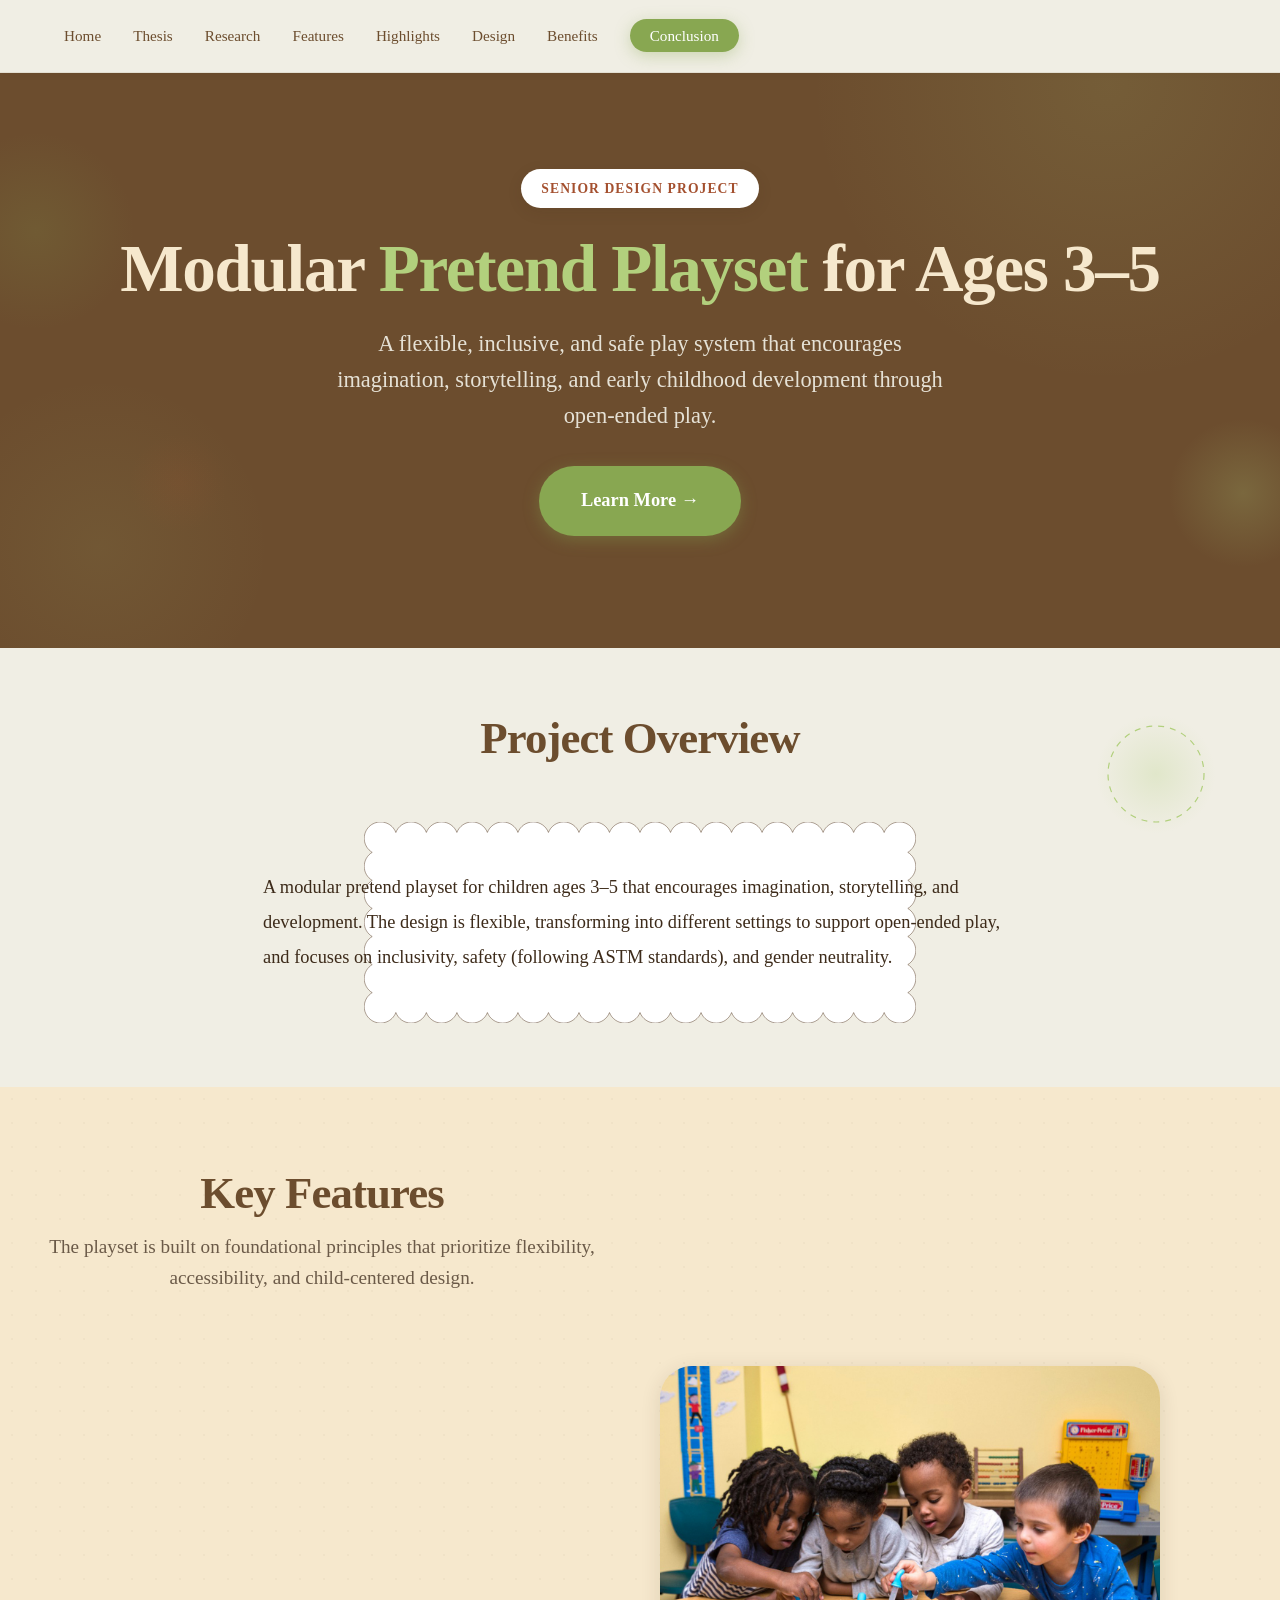
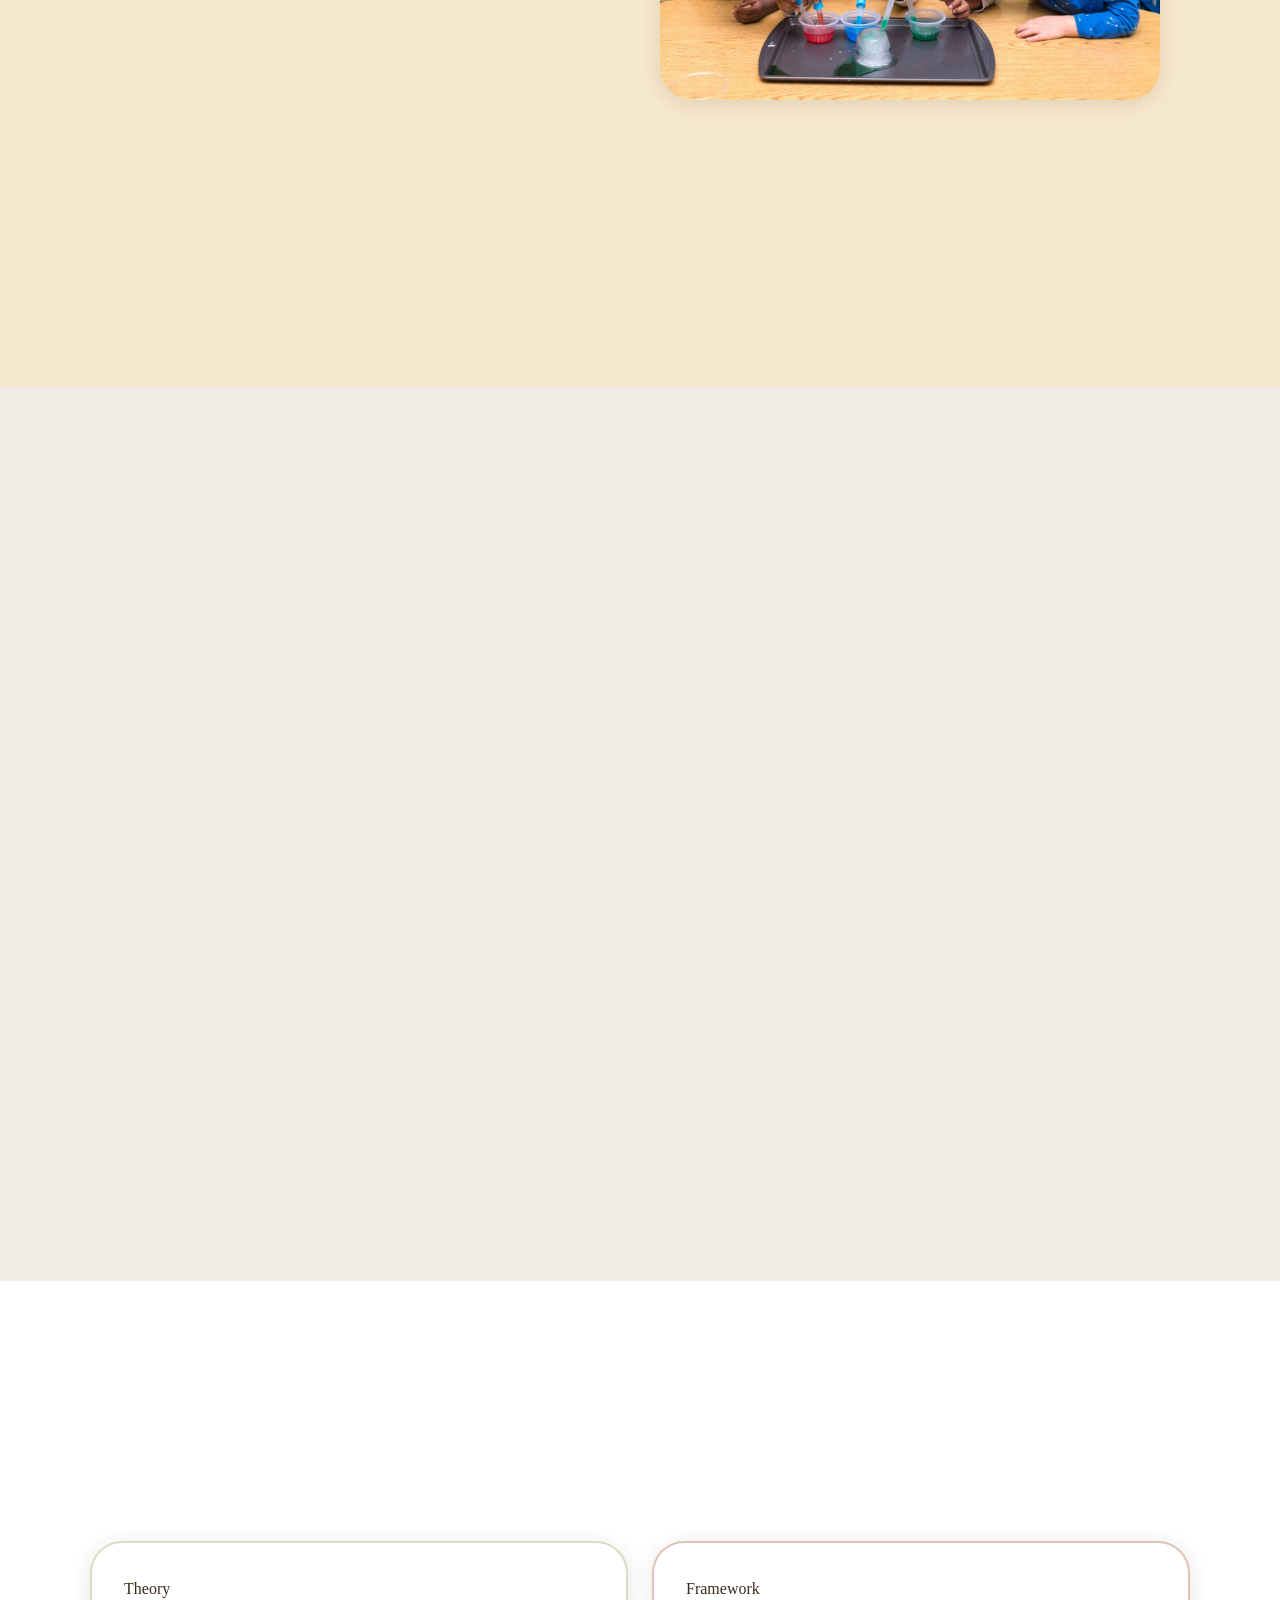
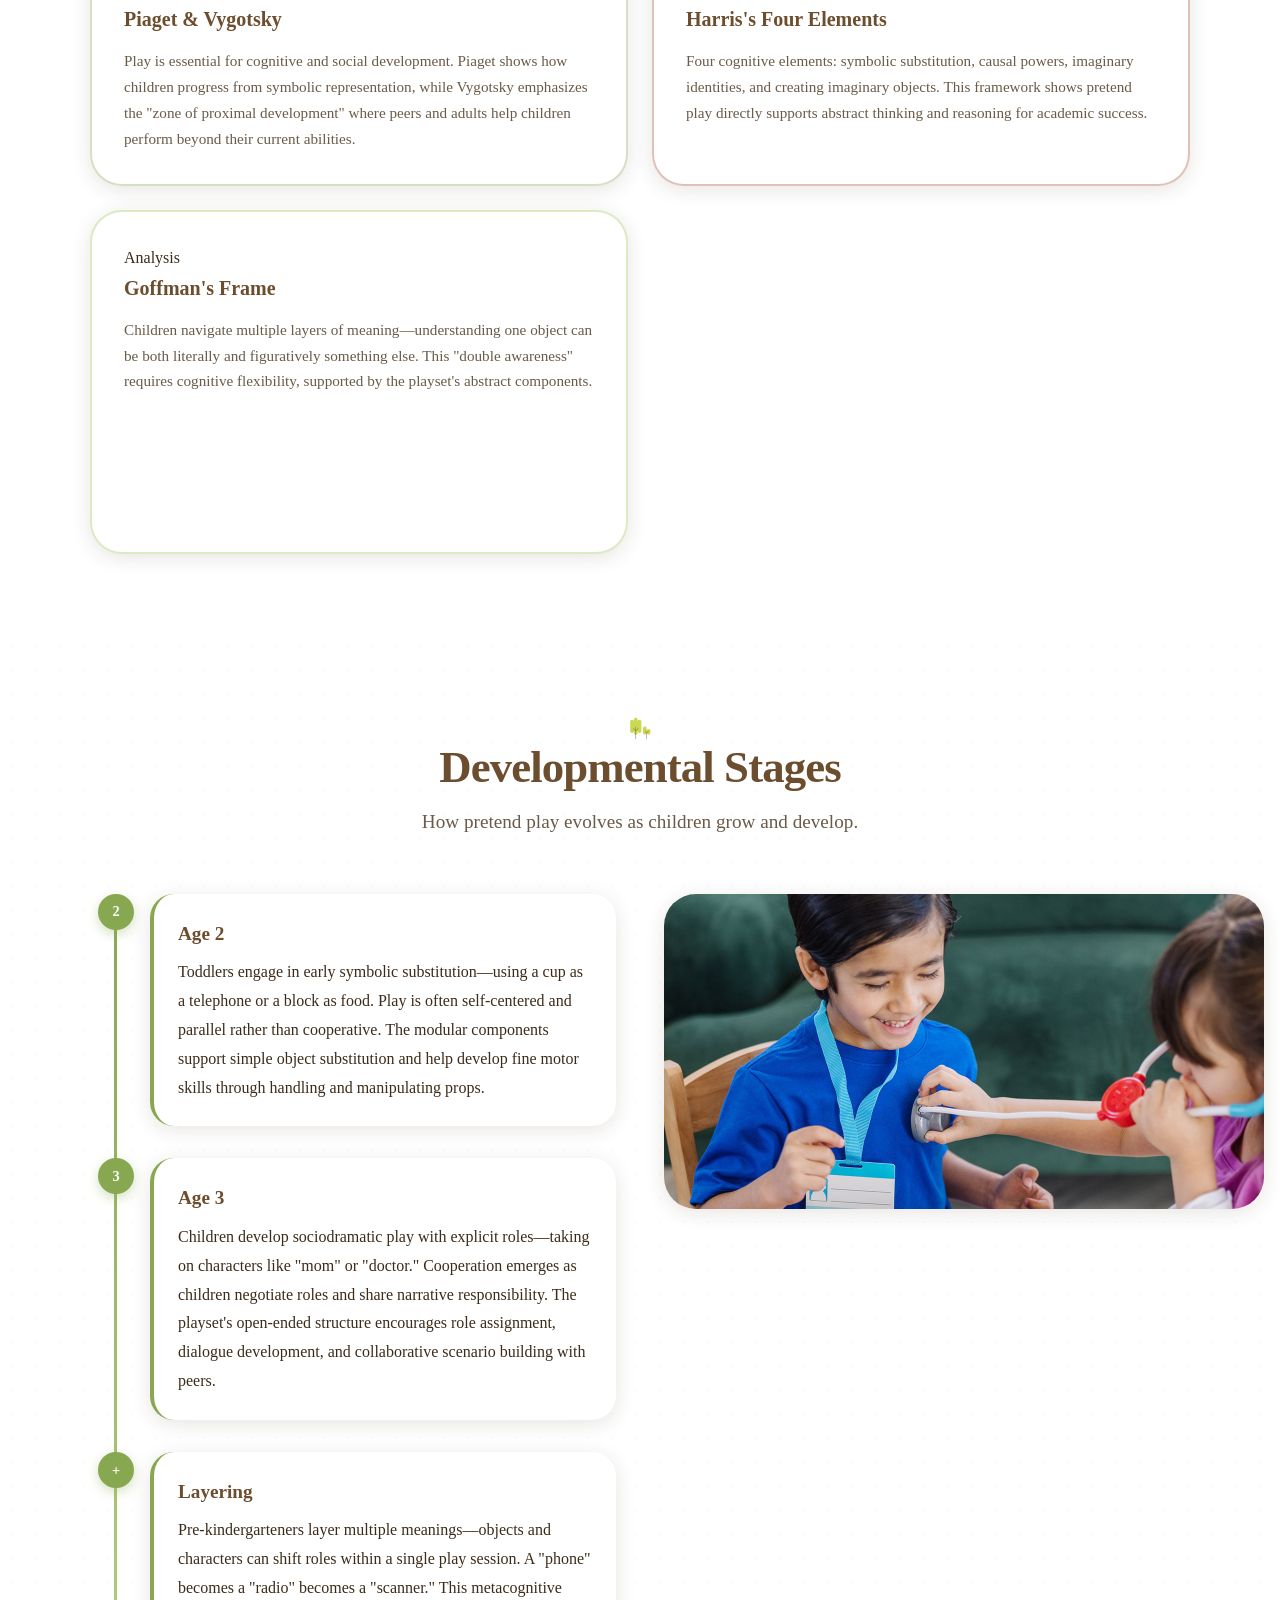
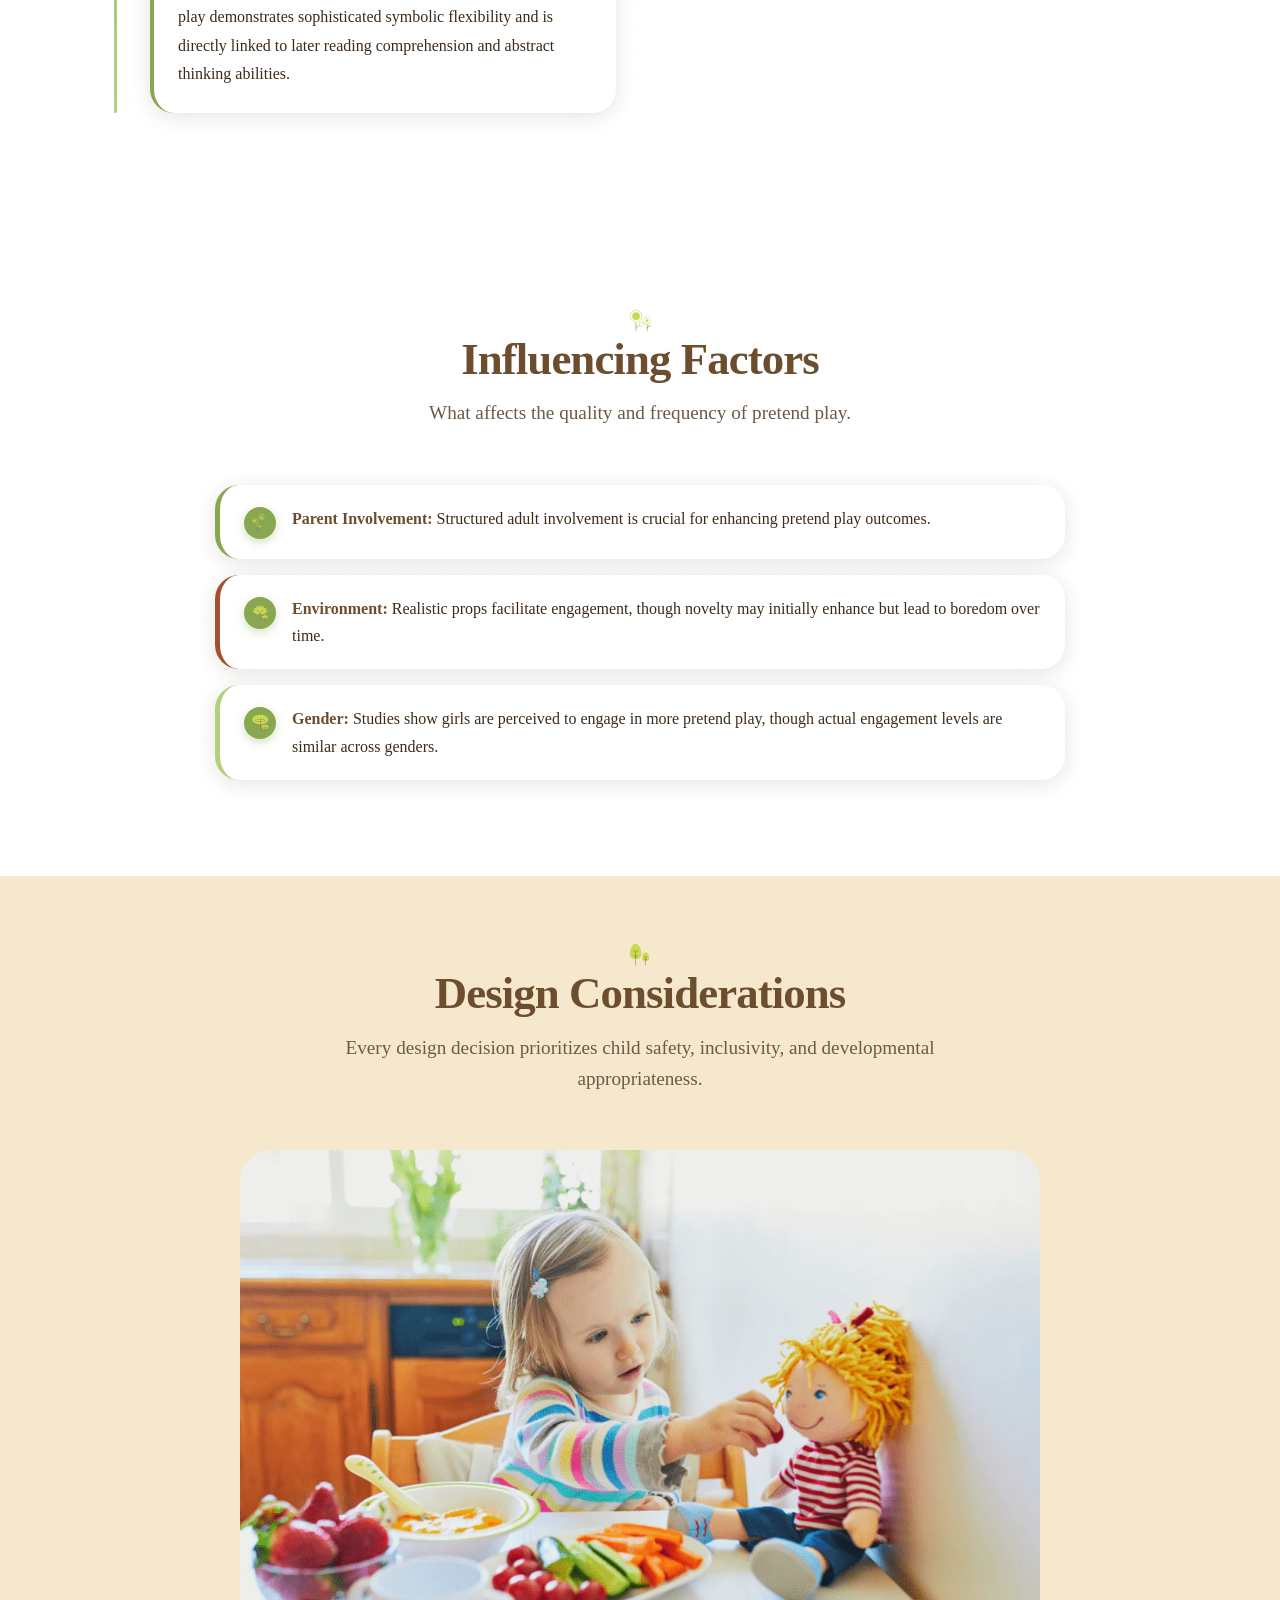
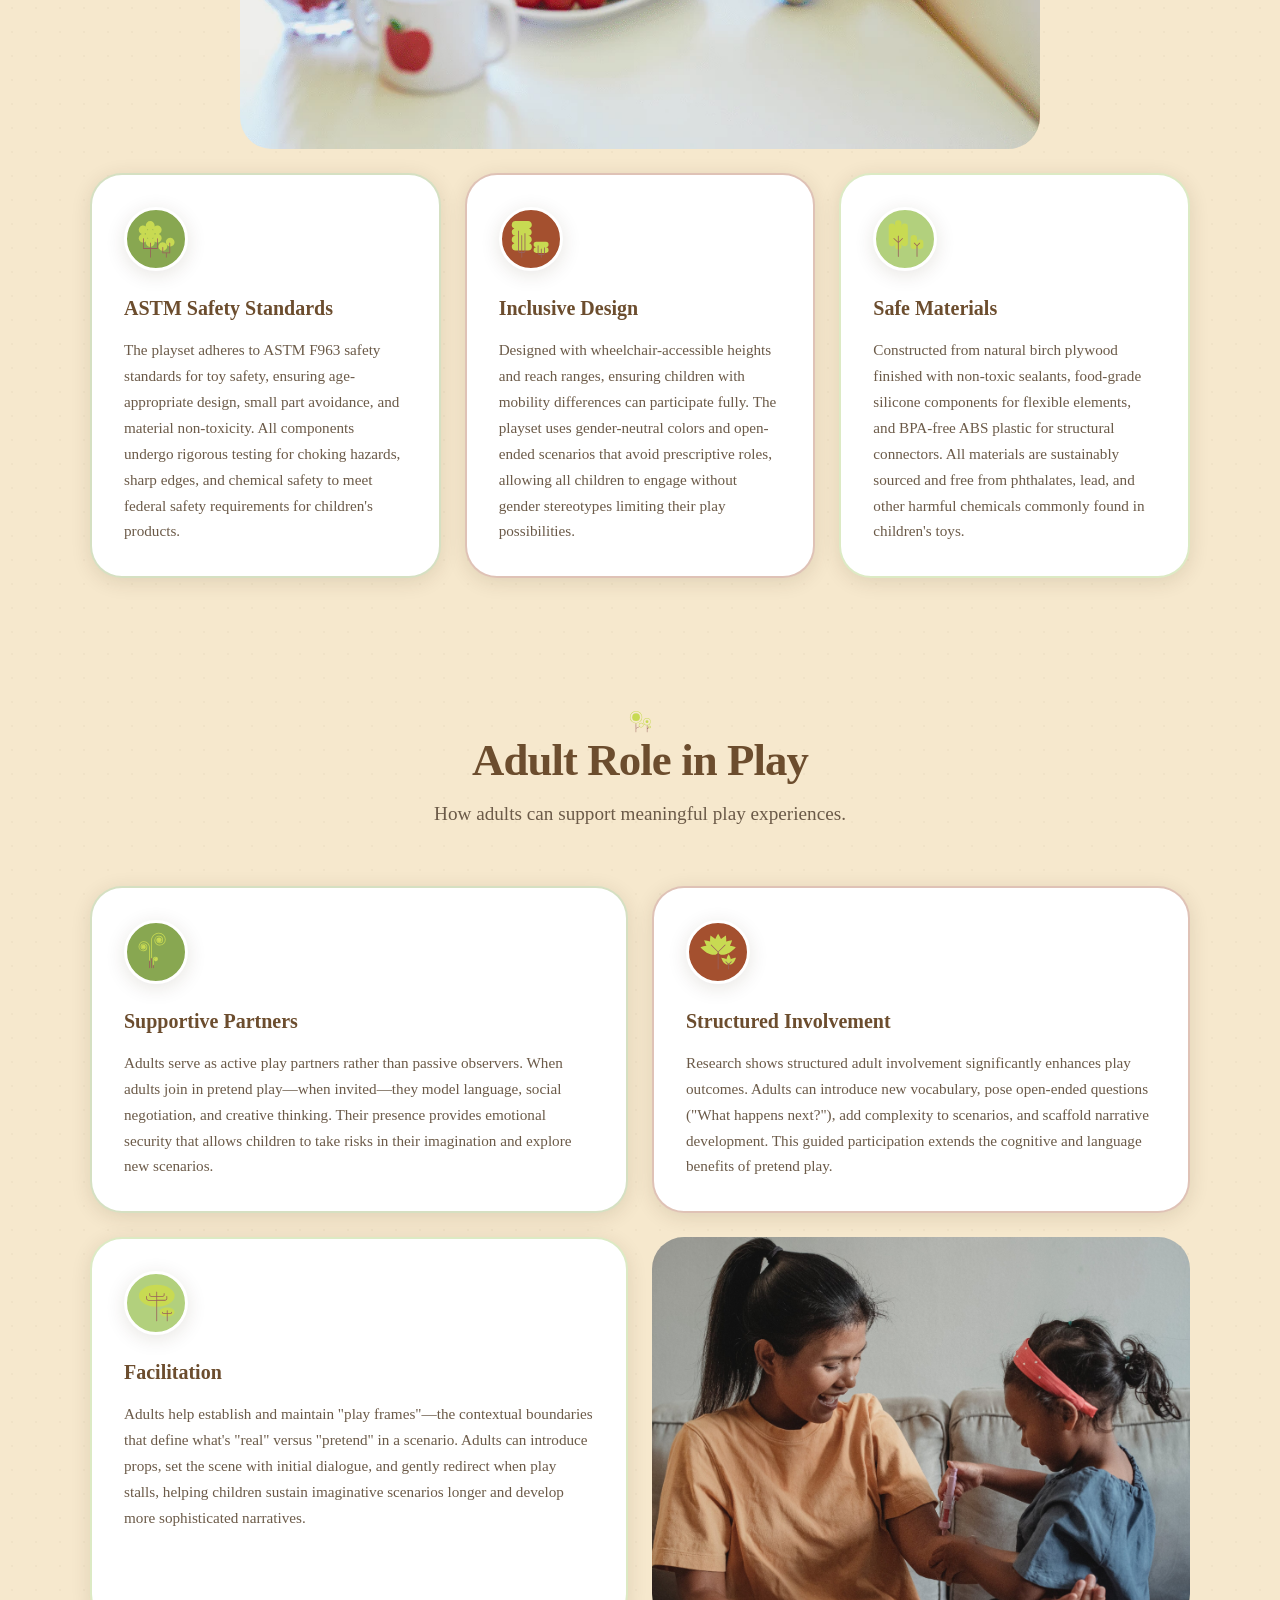
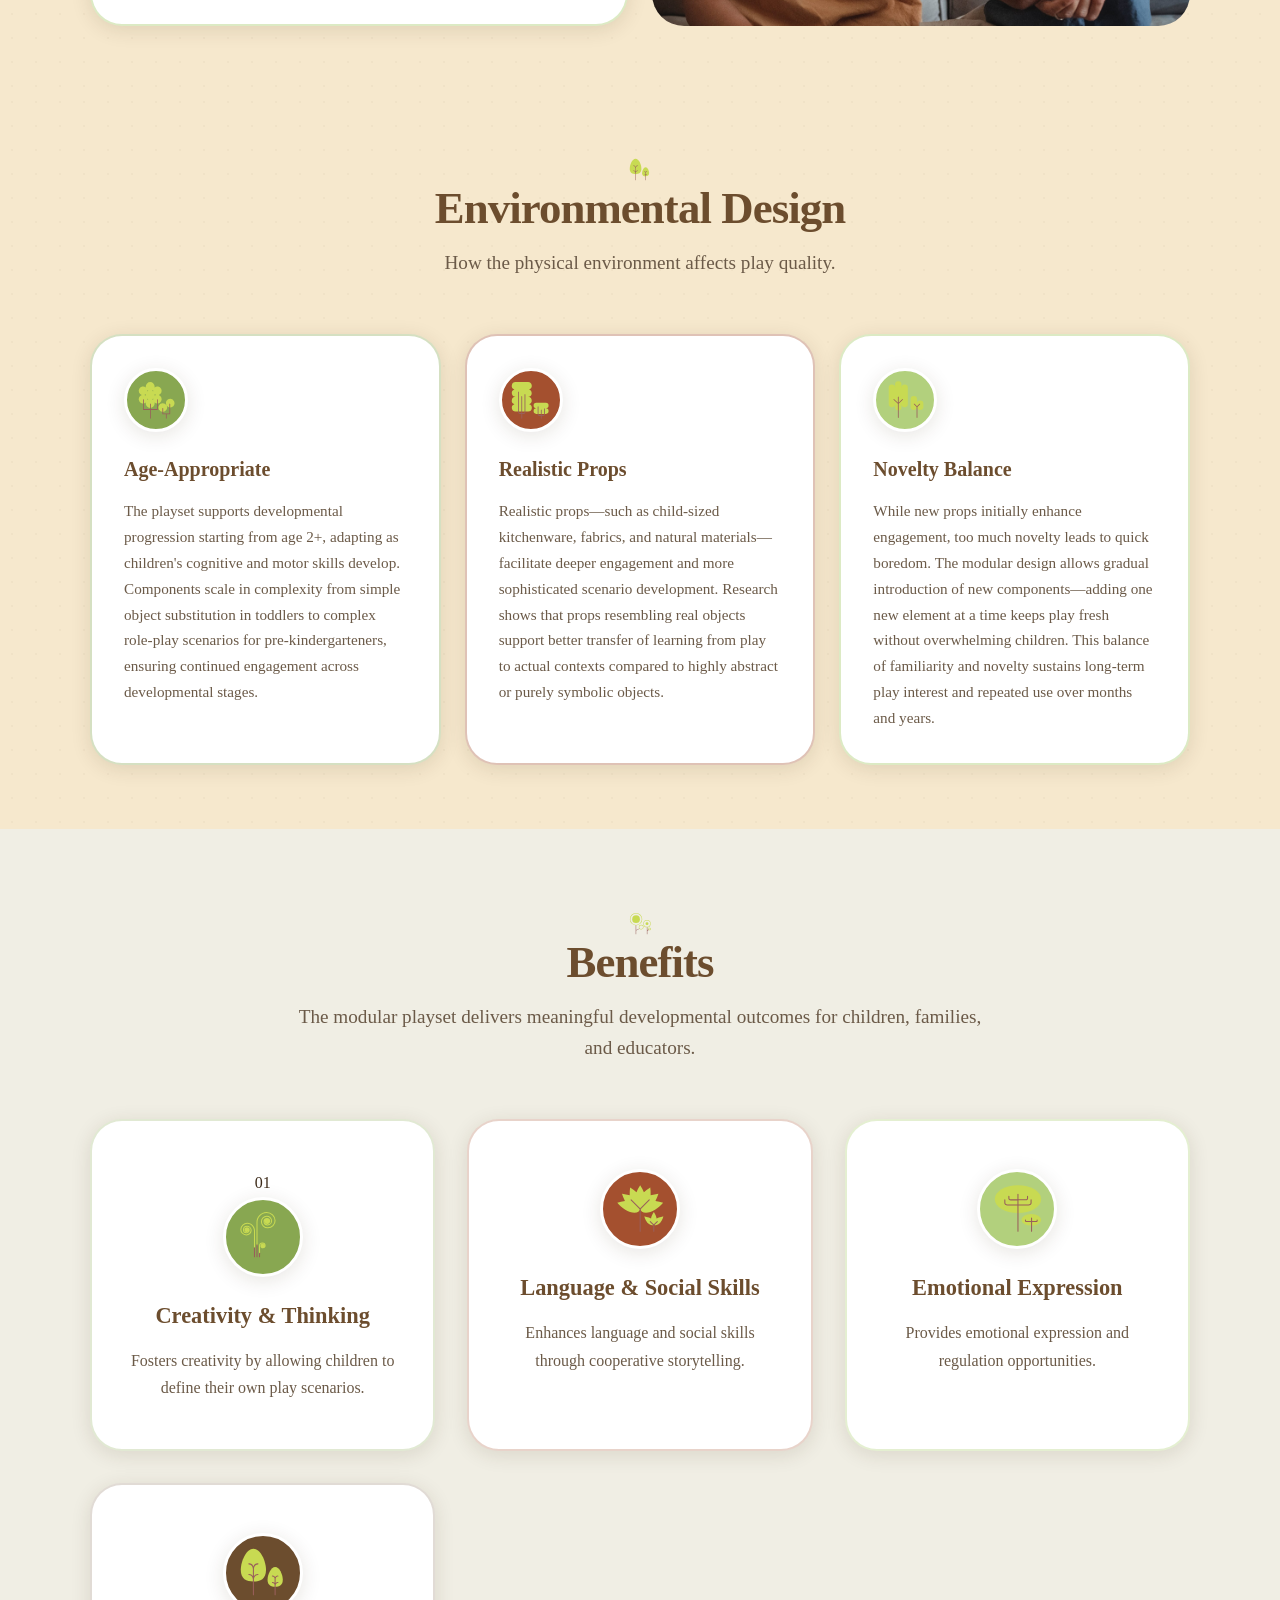
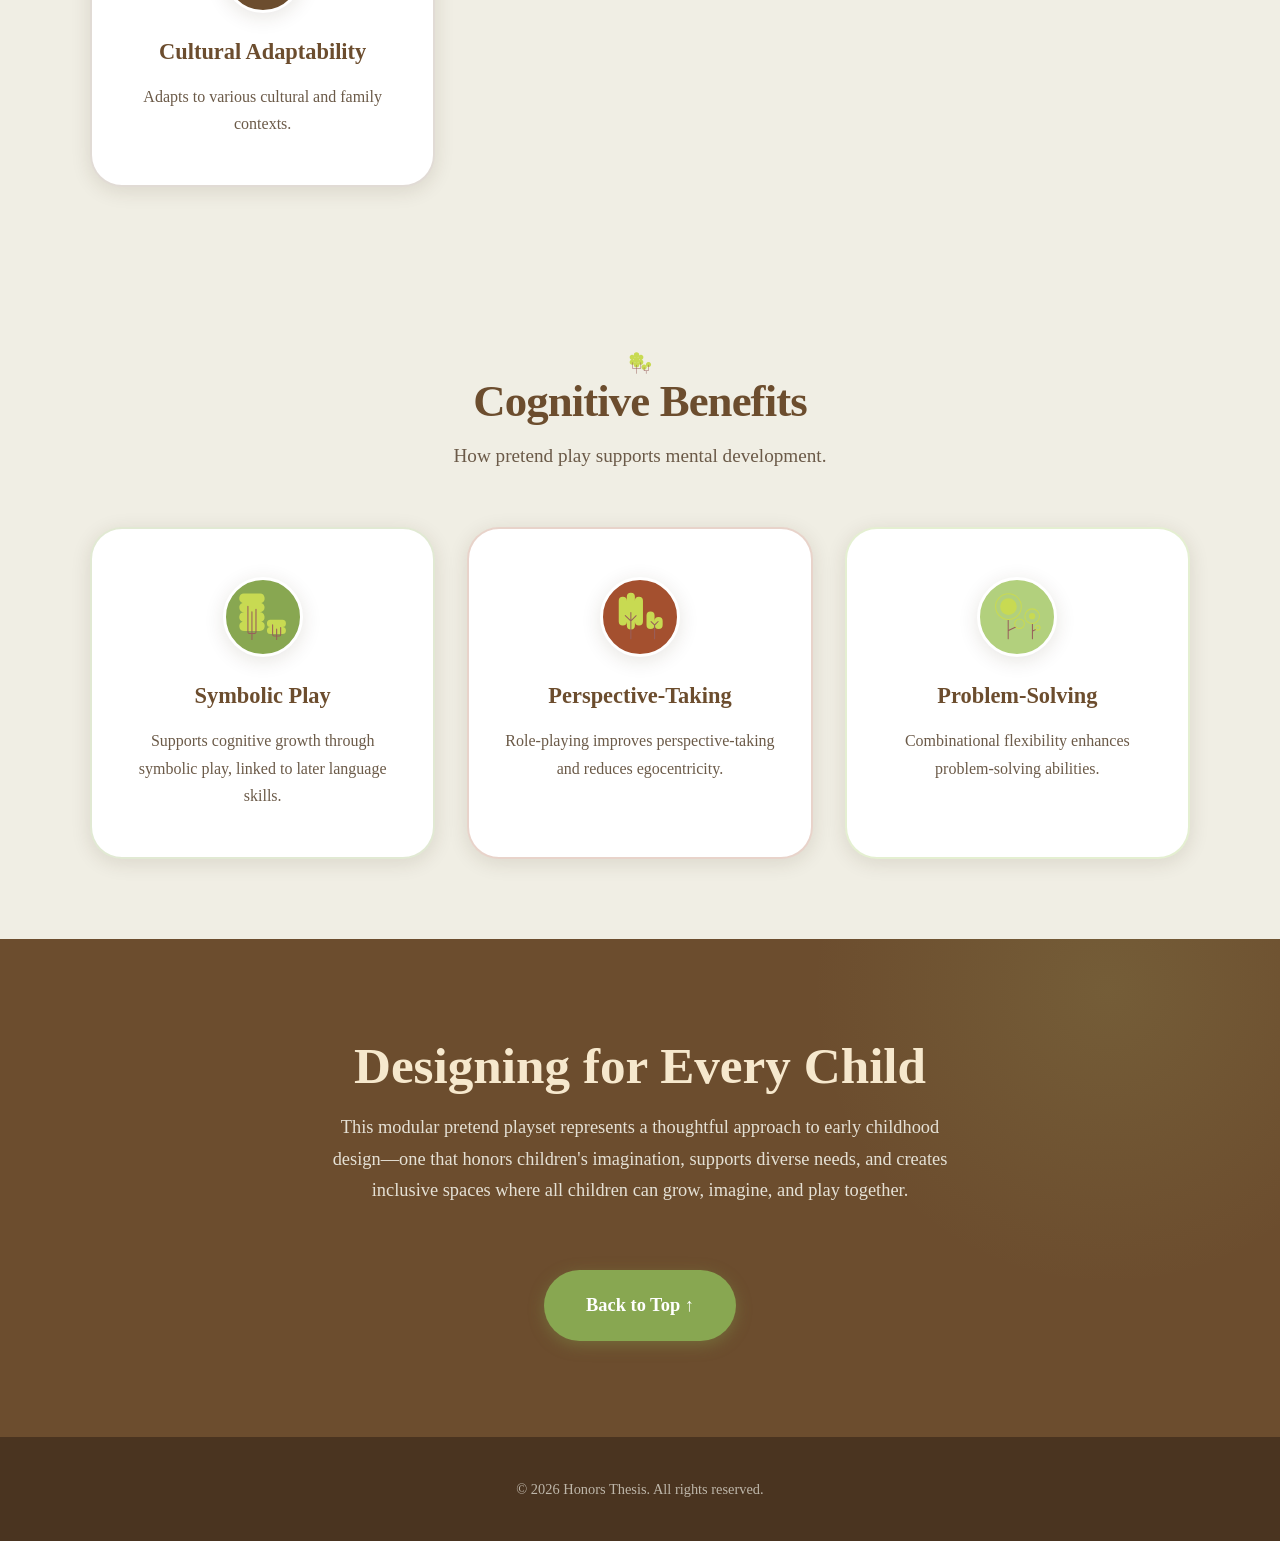
<file: research.html>
<!DOCTYPE html>
<html lang="en">
<head>
  <meta charset="UTF-8">
  <meta name="viewport" content="width=device-width, initial-scale=1.0">
  <title>Honors Thesis - Modular Pretend Playset Project</title>
  <link rel="stylesheet" href="research.css">
</head>
<body>
  <header>
    <nav>
      <input type="checkbox" id="mobile-menu-toggle" class="menu-toggle">
      <label for="mobile-menu-toggle" class="hamburger">
        <span></span>
        <span></span>
        <span></span>
      </label>
      <div class="main-nav">
        <ul>
          <li><a href="index.html">Home</a></li>
          <li><a href="thesis.html">Thesis</a></li>
          <li><a href="research.html">Research</a></li>
          <li><a href="#features">Features</a></li>
          <li><a href="#highlights">Highlights</a></li>
          <li><a href="#design">Design</a></li>
          <li><a href="#benefits">Benefits</a></li>
          <li><a href="#conclusion" class="nav-cta">Conclusion</a></li>
        </ul>
      </div>
    </nav>
  </header>

<section class="hero">
    <!-- Floating Circle Decorations -->
    <div class="circle-deco circle-deco-1"></div>
    <div class="circle-deco circle-deco-2"></div>
    <div class="circle-deco circle-deco-3"></div>
    <div class="container">
      <div class="hero-tag">Senior Design Project</div>
      <h1>Modular <span class="accent">Pretend Playset</span> for Ages 3–5</h1>
      <p class="hero-subtitle">A flexible, inclusive, and safe play system that encourages imagination, storytelling, and early childhood development through open-ended play.</p>
      <a href="#overview" class="cta-button">Learn More &rarr;</a>
    </div>
  </section>

<section class="abstract-section scroll-animate" id="overview">
    <!-- Pulse circle decorations -->
    <svg class="circle-deco" style="width: 120px; height: 120px; top: 15%; right: 5%; background: radial-gradient(circle, rgba(178, 208, 125, 0.25) 0%, transparent 70%);" viewBox="0 0 100 100">
      <circle cx="50" cy="50" r="40" fill="none" stroke="#b2d07d" stroke-width="1" stroke-dasharray="5,5" class="pulse-circle"/>
    </svg>
    <div class="container">
      <div class="section-header">
        <h2>Project Overview</h2>
      </div>
<div class="abstract-box" style="background-image: url('Asset 4.svg'); background-size: contain; background-position: center; background-repeat: no-repeat; background-color: transparent; border: none; box-shadow: none; border-radius: 0;"><p>A modular pretend playset for children ages 3–5 that encourages imagination, storytelling, and development. The design is flexible, transforming into different settings to support open-ended play, and focuses on inclusivity, safety (following ASTM standards), and gender neutrality.</p>      </div>
  </section>

<section class="pain-points scroll-animate" id="features">
    <div class="section-with-image">
      <div class="content-side">
        <div class="container">
          <div class="section-header">
            <h2>Key Features</h2>
            <p>The playset is built on foundational principles that prioritize flexibility, accessibility, and child-centered design.</p>
          </div>
          <div class="card-grid">
            <div class="card">
              <div class="card-icon yellow"><img src="svg images/capsule-green-nature-tree-svgrepo-com.svg" alt="" class="emoji-svg"></div>
              <h3>Modular &amp; Ergonomic Design</h3>
              <p>Transformable components adapt to different play scenarios.</p>
            </div>
            <div class="card">
              <div class="card-icon green"><img src="svg images/circle-green-nature-tree-svgrepo-com.svg" alt="" class="emoji-svg"></div>
              <h3>Accessible &amp; Inclusive</h3>
              <p>Designed for all children regardless of physical or sensory needs.</p>
            </div>
            <div class="card">
              <div class="card-icon blue"><img src="svg images/curly-green-nature-tree-svgrepo-com.svg" alt="" class="emoji-svg"></div>
              <h3>Imaginative &amp; Roleplay</h3>
              <p>Open-ended structure encourages storytelling and creativity.</p>
            </div>
            <div class="card">
              <div class="card-icon orange"><img src="svg images/drop-green-nature-tear-tree-5-svgrepo-com.svg" alt="" class="emoji-svg"></div>
              <h3>Holistic Development</h3>
              <p>Fosters social, cognitive, and emotional growth.</p>
            </div>
          </div>
        </div>
      </div>
<div class="image-side">
        <img src="homeimages/1.jpg" alt="Modular playset components" style="width:100%; border-radius: var(--radius-lg);">
      </div>
    </div>
  </section>

<section class="problem-statement scroll-animate" id="highlights">
    <div class="container">
      <div class="section-header">
        <span class="section-icon"><img src="svg images/ellipse-green-nature-tree-3-svgrepo-com.svg" alt="" class="emoji-svg"></span>
        <h2>Research Highlights</h2>
        <p>Evidence-based foundations demonstrating the critical importance of pretend play in early childhood.</p>
      </div>
      <div class="section-with-image">
        <div class="content-side">
          <div class="card-grid">
            <div class="card highlight-card">
              <div class="card-icon green"><img src="svg images/ellipse-green-nature-tree-svgrepo-com.svg" alt="" class="emoji-svg"></div>
              <h3>Essential for Development</h3>
              <p>Pretend play is essential for creativity, language, problem-solving, and social skills.</p>
            </div>
            <div class="card highlight-card">
              <div class="card-icon blue"><img src="svg images/green-nature-round-tree-4-svgrepo-com.svg" alt="" class="emoji-svg"></div>
              <h3>Social Skill Development</h3>
              <p>Through pretend play, children learn to negotiate, cooperate, and resolve conflicts with peers.</p>
            </div>
          </div>
        </div>
<div class="image-side">
          <img src="homeimages/Article Banner Outdoor Pretend Play 1.jpg" alt="Research data" style="width:100%; border-radius: var(--radius-lg);">
        </div>
      </div>
    </div>
  </section>

<section class="problem-statement scroll-animate" id="theory">
    <div class="container">
<div class="section-header">
        <span class="section-icon"><img src="svg images/green-nature-tall-tree-svgrepo-com.svg" alt="" class="emoji-svg"></span>
        <h2>Theoretical Framework</h2>
        <p>Key theories grounding the playset design.</p>
      </div>
<div class="card-grid" style="grid-template-columns: 1fr 1fr; grid-template-rows: auto auto;">
        <div class="card theory-card">
          <div class="card-badge">Theory</div>
          <h3>Piaget &amp; Vygotsky</h3>
          <p>Play is essential for cognitive and social development. Piaget shows how children progress from symbolic representation, while Vygotsky emphasizes the "zone of proximal development" where peers and adults help children perform beyond their current abilities.</p>
        </div>
        <div class="card theory-card">
          <div class="card-badge">Framework</div>
          <h3>Harris's Four Elements</h3>
          <p>Four cognitive elements: symbolic substitution, causal powers, imaginary identities, and creating imaginary objects. This framework shows pretend play directly supports abstract thinking and reasoning for academic success.</p>
        </div>
        <div class="card theory-card">
          <div class="card-badge">Analysis</div>
          <h3>Goffman's Frame</h3>
          <p>Children navigate multiple layers of meaning—understanding one object can be both literally and figuratively something else. This "double awareness" requires cognitive flexibility, supported by the playset's abstract components.</p>
        </div>
        <div class="theory-image">
          <img src="homeimages/play_2-1080x675.jpg" alt="Theoretical framework" style="width:100%; height:100%; object-fit:cover; border-radius: var(--radius-lg);">
        </div>
      </div>
    </div>
  </section>

<section class="problem-statement" id="development">
    <div class="container">
      <div class="section-header">
        <span class="section-icon"><img src="svg images/capsule-green-nature-tree-svgrepo-com.svg" alt="" class="emoji-svg"></span>
        <h2>Developmental Stages</h2>
        <p>How pretend play evolves as children grow and develop.</p>
      </div>
      <div class="section-with-image" style="grid-template-columns: 1fr 1fr; gap: 3rem; align-items: start;">
        <div class="content-side">
          <div class="timeline">
            <div class="timeline-item">
              <div class="timeline-marker">2</div>
              <div class="timeline-content">
                <h3>Age 2</h3>
                <p>Toddlers engage in early symbolic substitution—using a cup as a telephone or a block as food. Play is often self-centered and parallel rather than cooperative. The modular components support simple object substitution and help develop fine motor skills through handling and manipulating props.</p>
              </div>
            </div>
            <div class="timeline-item">
              <div class="timeline-marker">3</div>
              <div class="timeline-content">
                <h3>Age 3</h3>
                <p>Children develop sociodramatic play with explicit roles—taking on characters like "mom" or "doctor." Cooperation emerges as children negotiate roles and share narrative responsibility. The playset's open-ended structure encourages role assignment, dialogue development, and collaborative scenario building with peers.</p>
              </div>
            </div>
            <div class="timeline-item">
              <div class="timeline-marker">+</div>
              <div class="timeline-content">
                <h3>Layering</h3>
                <p>Pre-kindergarteners layer multiple meanings—objects and characters can shift roles within a single play session. A "phone" becomes a "radio" becomes a "scanner." This metacognitive play demonstrates sophisticated symbolic flexibility and is directly linked to later reading comprehension and abstract thinking abilities.</p>
              </div>
            </div>
          </div>
        </div>
        <div class="image-side">
          <img src="homeimages/pretend-play-3.jpg" alt="Developmental stages" style="width: 120%; max-width: 600px; border-radius: var(--radius-lg);">
        </div>
      </div>
    </div>
  </section>

<section class="problem-statement scroll-animate" id="factors">
    <div class="container">
      <div class="section-header">
        <span class="section-icon"><img src="svg images/circle-green-nature-tree-svgrepo-com.svg" alt="" class="emoji-svg"></span>
        <h2>Influencing Factors</h2>
        <p>What affects the quality and frequency of pretend play.</p>
      </div>
      <div class="problem-list">
        <div class="problem-item">
          <div class="problem-check"><img src="svg images/curly-green-nature-tree-svgrepo-com.svg" alt="" class="emoji-svg"></div>
          <p><strong>Parent Involvement:</strong> Structured adult involvement is crucial for enhancing pretend play outcomes.</p>
        </div>
        <div class="problem-item">
          <div class="problem-check"><img src="svg images/drop-green-nature-tear-tree-5-svgrepo-com.svg" alt="" class="emoji-svg"></div>
          <p><strong>Environment:</strong> Realistic props facilitate engagement, though novelty may initially enhance but lead to boredom over time.</p>
        </div>
        <div class="problem-item">
          <div class="problem-check"><img src="svg images/ellipse-green-nature-tree-3-svgrepo-com.svg" alt="" class="emoji-svg"></div>
          <p><strong>Gender:</strong> Studies show girls are perceived to engage in more pretend play, though actual engagement levels are similar across genders.</p>
        </div>
      </div>
    </div>
  </section>

<section class="intro-section scroll-animate" id="design">
    <div class="container">
      <div class="section-header">
        <span class="section-icon"><img src="svg images/ellipse-green-nature-tree-svgrepo-com.svg" alt="" class="emoji-svg"></span>
        <h2>Design Considerations</h2>
        <p>Every design decision prioritizes child safety, inclusivity, and developmental appropriateness.</p>
      </div>
      <img src="homeimages/what-age-does-pretend-play-start-202137_1024x.webp" alt="Design specifications" style="width:100%; max-width:800px; margin:0 auto; display:block; border-radius: var(--radius-lg);">
      <div class="card-grid" style="grid-template-columns: repeat(3, 1fr); margin-top:1.5rem;">
        <div class="card safety-card">
          <div class="card-icon"><img src="svg images/green-nature-round-tree-4-svgrepo-com.svg" alt="" class="emoji-svg"></div>
          <h3>ASTM Safety Standards</h3>
          <p>The playset adheres to ASTM F963 safety standards for toy safety, ensuring age-appropriate design, small part avoidance, and material non-toxicity. All components undergo rigorous testing for choking hazards, sharp edges, and chemical safety to meet federal safety requirements for children's products.</p>
        </div>
        <div class="card safety-card">
          <div class="card-icon"><img src="svg images/green-nature-tall-tree-svgrepo-com.svg" alt="" class="emoji-svg"></div>
          <h3>Inclusive Design</h3>
          <p>Designed with wheelchair-accessible heights and reach ranges, ensuring children with mobility differences can participate fully. The playset uses gender-neutral colors and open-ended scenarios that avoid prescriptive roles, allowing all children to engage without gender stereotypes limiting their play possibilities.</p>
        </div>
        <div class="card safety-card">
          <div class="card-icon"><img src="svg images/capsule-green-nature-tree-svgrepo-com.svg" alt="" class="emoji-svg"></div>
          <h3>Safe Materials</h3>
          <p>Constructed from natural birch plywood finished with non-toxic sealants, food-grade silicone components for flexible elements, and BPA-free ABS plastic for structural connectors. All materials are sustainably sourced and free from phthalates, lead, and other harmful chemicals commonly found in children's toys.</p>
        </div>
      </div>
    </div>
  </section>

<section class="intro-section scroll-animate" id="adult-role">
    <div class="container">
      <div class="section-header">
        <span class="section-icon"><img src="svg images/circle-green-nature-tree-svgrepo-com.svg" alt="" class="emoji-svg"></span>
        <h2>Adult Role in Play</h2>
        <p>How adults can support meaningful play experiences.</p>
      </div>
      <div class="card-grid" style="grid-template-columns: 1fr 1fr; grid-template-rows: auto auto;">
        <div class="card adult-card">
          <div class="card-icon"><img src="svg images/curly-green-nature-tree-svgrepo-com.svg" alt="" class="emoji-svg"></div>
          <h3>Supportive Partners</h3>
          <p>Adults serve as active play partners rather than passive observers. When adults join in pretend play—when invited—they model language, social negotiation, and creative thinking. Their presence provides emotional security that allows children to take risks in their imagination and explore new scenarios.</p>
        </div>
        <div class="card adult-card">
          <div class="card-icon"><img src="svg images/drop-green-nature-tear-tree-5-svgrepo-com.svg" alt="" class="emoji-svg"></div>
          <h3>Structured Involvement</h3>
          <p>Research shows structured adult involvement significantly enhances play outcomes. Adults can introduce new vocabulary, pose open-ended questions ("What happens next?"), add complexity to scenarios, and scaffold narrative development. This guided participation extends the cognitive and language benefits of pretend play.</p>
        </div>
        <div class="card adult-card">
          <div class="card-icon"><img src="svg images/ellipse-green-nature-tree-3-svgrepo-com.svg" alt="" class="emoji-svg"></div>
          <h3>Facilitation</h3>
          <p>Adults help establish and maintain "play frames"—the contextual boundaries that define what's "real" versus "pretend" in a scenario. Adults can introduce props, set the scene with initial dialogue, and gently redirect when play stalls, helping children sustain imaginative scenarios longer and develop more sophisticated narratives.</p>
        </div>
        <div class="adult-image">
          <img src="homeimages/pexels-kamaji-ogino-5094075-1-scaled.jpg" alt="Adult-child interaction" style="width:100%; height:100%; object-fit:cover; border-radius: var(--radius-lg);">
        </div>
      </div>
    </div>
  </section>

<section class="intro-section scroll-animate" id="env-design">
    <div class="container">
      <div class="section-header">
        <span class="section-icon"><img src="svg images/ellipse-green-nature-tree-svgrepo-com.svg" alt="" class="emoji-svg"></span>
        <h2>Environmental Design</h2>
        <p>How the physical environment affects play quality.</p>
      </div>
      <div class="card-grid">
        <div class="card env-card">
          <div class="card-icon"><img src="svg images/green-nature-round-tree-4-svgrepo-com.svg" alt="" class="emoji-svg"></div>
          <h3>Age-Appropriate</h3>
          <p>The playset supports developmental progression starting from age 2+, adapting as children's cognitive and motor skills develop. Components scale in complexity from simple object substitution in toddlers to complex role-play scenarios for pre-kindergarteners, ensuring continued engagement across developmental stages.</p>
        </div>
        <div class="card env-card">
          <div class="card-icon"><img src="svg images/green-nature-tall-tree-svgrepo-com.svg" alt="" class="emoji-svg"></div>
          <h3>Realistic Props</h3>
          <p>Realistic props—such as child-sized kitchenware, fabrics, and natural materials—facilitate deeper engagement and more sophisticated scenario development. Research shows that props resembling real objects support better transfer of learning from play to actual contexts compared to highly abstract or purely symbolic objects.</p>
        </div>
        <div class="card env-card">
          <div class="card-icon"><img src="svg images/capsule-green-nature-tree-svgrepo-com.svg" alt="" class="emoji-svg"></div>
          <h3>Novelty Balance</h3>
          <p>While new props initially enhance engagement, too much novelty leads to quick boredom. The modular design allows gradual introduction of new components—adding one new element at a time keeps play fresh without overwhelming children. This balance of familiarity and novelty sustains long-term play interest and repeated use over months and years.</p>
        </div>
      </div>
    </div>
  </section>

<section class="solutions scroll-animate" id="benefits">
    <div class="container">
      <div class="section-header">
        <span class="section-icon"><img src="svg images/circle-green-nature-tree-svgrepo-com.svg" alt="" class="emoji-svg"></span>
        <h2>Benefits</h2>
        <p>The modular playset delivers meaningful developmental outcomes for children, families, and educators.</p>
      </div>
      <div class="solution-cards">
        <div class="solution-card benefit-card">
          <div class="card-number">01</div>
          <div class="card-icon green"><img src="svg images/curly-green-nature-tree-svgrepo-com.svg" alt="" class="emoji-svg"></div>
          <h3>Creativity &amp; Thinking</h3>
          <p>Fosters creativity by allowing children to define their own play scenarios.</p>
        </div>
        <div class="solution-card benefit-card">
          <div class="card-icon blue"><img src="svg images/drop-green-nature-tear-tree-5-svgrepo-com.svg" alt="" class="emoji-svg"></div>
          <h3>Language &amp; Social Skills</h3>
          <p>Enhances language and social skills through cooperative storytelling.</p>
        </div>
        <div class="solution-card benefit-card">
          <div class="card-icon yellow"><img src="svg images/ellipse-green-nature-tree-3-svgrepo-com.svg" alt="" class="emoji-svg"></div>
          <h3>Emotional Expression</h3>
          <p>Provides emotional expression and regulation opportunities.</p>
        </div>
        <div class="solution-card benefit-card">
          <div class="card-icon pink"><img src="svg images/ellipse-green-nature-tree-svgrepo-com.svg" alt="" class="emoji-svg"></div>
          <h3>Cultural Adaptability</h3>
          <p>Adapts to various cultural and family contexts.</p>
        </div>
      </div>
    </div>
  </section>

<section class="solutions scroll-animate" id="cognitive">
    <div class="container">
      <div class="section-header">
        <span class="section-icon"><img src="svg images/green-nature-round-tree-4-svgrepo-com.svg" alt="" class="emoji-svg"></span>
        <h2>Cognitive Benefits</h2>
        <p>How pretend play supports mental development.</p>
      </div>
      <div class="solution-cards">
        <div class="solution-card cognitive-card">
          <div class="card-icon orange"><img src="svg images/green-nature-tall-tree-svgrepo-com.svg" alt="" class="emoji-svg"></div>
          <h3>Symbolic Play</h3>
          <p>Supports cognitive growth through symbolic play, linked to later language skills.</p>
        </div>
        <div class="solution-card cognitive-card">
          <div class="card-icon purple"><img src="svg images/capsule-green-nature-tree-svgrepo-com.svg" alt="" class="emoji-svg"></div>
          <h3>Perspective-Taking</h3>
          <p>Role-playing improves perspective-taking and reduces egocentricity.</p>
        </div>
        <div class="solution-card cognitive-card">
          <div class="card-icon green"><img src="svg images/circle-green-nature-tree-svgrepo-com.svg" alt="" class="emoji-svg"></div>
          <h3>Problem-Solving</h3>
          <p>Combinational flexibility enhances problem-solving abilities.</p>
        </div>
      </div>
    </div>
  </section>

<section class="conclusion-cta scroll-animate" id="conclusion">
    <div class="container">
      <h2>Designing for Every Child</h2>
      <p>This modular pretend playset represents a thoughtful approach to early childhood design—one that honors children's imagination, supports diverse needs, and creates inclusive spaces where all children can grow, imagine, and play together.</p>
      <a href="#overview" class="cta-button">Back to Top &uarr;</a>
    </div>
  </section>

<footer>
  <p>&copy; 2026 Honors Thesis. All rights reserved.</p>
</footer>

  <script>
    // Scroll-triggered animations
    document.addEventListener('DOMContentLoaded', function() {
      // Intersection Observer for scroll animations
      const observerOptions = {
        root: null,
        rootMargin: '0px',
        threshold: 0.1
      };

      const observer = new IntersectionObserver((entries) => {
        entries.forEach(entry => {
          if (entry.isIntersecting) {
            entry.target.classList.add('visible');
            observer.unobserve(entry.target);
          }
        });
      }, observerOptions);

      // Observe all scroll-animate elements
      document.querySelectorAll('.scroll-animate').forEach(el => {
        observer.observe(el);
      });

      // Add click interactivity to cards
      document.querySelectorAll('.card').forEach(card => {
        card.addEventListener('click', function(e) {
          // Create ripple effect
          const ripple = document.createElement('span');
          const rect = this.getBoundingClientRect();
          const x = e.clientX - rect.left;
          const y = e.clientY - rect.top;
          
          ripple.style.cssText = `
            position: absolute;
            width: 20px;
            height: 20px;
            background: rgba(136, 167, 81, 0.4);
            border-radius: 50%;
            pointer-events: none;
            left: ${x}px;
            top: ${y}px;
            transform: scale(0);
            animation: ripple 0.6s ease-out;
          `;
          
          this.appendChild(ripple);
          
          setTimeout(() => ripple.remove(), 600);
        });
      });

      // Add parallax effect to floating circles
      document.addEventListener('scroll', () => {
        const scrolled = window.pageYOffset;
        document.querySelectorAll('.circle-deco').forEach((circle, index) => {
          const speed = 0.5 + (index * 0.1);
          circle.style.transform = `translateY(${scrolled * speed}px)`;
        });
      });

      // Timeline hover interactivity
      document.querySelectorAll('.timeline-item').forEach((item, index) => {
        item.style.animationDelay = `${index * 0.2}s`;
        item.classList.add('scroll-animate');
      });
    });

    // Ripple animation keyframes
    const style = document.createElement('style');
    style.textContent = `
      @keyframes ripple {
        to {
          transform: scale(20);
          opacity: 0;
        }
      }
    `;
    document.head.appendChild(style);
  </script>
</body>
</html>
</file>
<file: research.css>
/* Honors Thesis — Cottagecore / Rustic Farm Research Page */

/* ===== CSS Variables ===== */
:root {
  --sage: #88a751;
  --rust: #a4502f;
  --moss: #b2d07d;
  --cream: #f6e8cd;
  --linen: #f0eee4;
  --wood: #6c4d2e;
  --wood-dark: #4a3420;
  --text: #3d2b1a;
  --text-light: #6b5a48;
  --white: #ffffff;
  --shadow-soft: 0 4px 20px rgba(60, 40, 20, 0.12);
  --shadow-hover: 0 12px 40px rgba(60, 40, 20, 0.18);
  --radius-sm: 16px;
  --radius: 24px;
  --radius-lg: 32px;
  --radius-xl: 48px;
  --radius-full: 9999px;
}

* {
  margin: 0;
  padding: 0;
  box-sizing: border-box;
}

html {
  scroll-behavior: smooth;
}

img {
  max-width: 100%;
  height: auto;
}

body {
  font-family: 'Georgia', 'Times New Roman', serif;
  line-height: 1.7;
  color: var(--text);
  background: var(--linen);
  overflow-x: hidden;
}

a {
  color: inherit;
  text-decoration: none;
}

/* ===== Header ===== */
header {
  background: var(--linen);
  border-bottom: 1px solid rgba(108, 77, 46, 0.1);
  position: sticky;
  top: 0;
  z-index: 1000;
  box-shadow: 0 1px 8px rgba(60, 40, 20, 0.06);
}

nav {
  max-width: 1200px;
  margin: 0 auto;
  display: flex;
  align-items: center;
  justify-content: space-between;
  padding: 0 1.5rem;
  height: 72px;
  position: relative;
}

.logo {
  font-size: 1.6rem;
  font-weight: 700;
  color: var(--wood);
  letter-spacing: -0.5px;
  font-family: Georgia, serif;
  position: absolute;
  left: 50%;
  transform: translateX(-50%);
}

.logo span {
  color: var(--rust);
  font-weight: 400;
  font-style: italic;
}

.menu-toggle {
  display: none;
}

.hamburger {
  display: none;
  flex-direction: column;
  justify-content: center;
  align-items: center;
  width: 36px;
  height: 36px;
  cursor: pointer;
  gap: 5px;
  z-index: 1001;
  border-radius: 8px;
  transition: background 0.3s ease;
}

.hamburger:hover {
  background: rgba(108, 77, 46, 0.06);
}

.hamburger span {
  width: 22px;
  height: 2.5px;
  background: var(--wood);
  border-radius: 2px;
  transition: all 0.4s cubic-bezier(0.4, 0, 0.2, 1);
}

/* Desktop Nav */
.main-nav ul {
  display: flex;
  list-style: none;
  gap: 2rem;
  margin: 0;
}

.main-nav li a {
  color: var(--wood);
  font-weight: 500;
  font-size: 0.95rem;
  position: relative;
  padding: 0.25rem 0;
  transition: color 0.3s ease;
}

.main-nav li a::after {
  content: '';
  position: absolute;
  bottom: 0;
  left: 0;
  width: 0;
  height: 2px;
  background: var(--rust);
  border-radius: 1px;
  transition: width 0.3s ease;
}

.main-nav li a:hover {
  color: var(--rust);
}

.main-nav li a:hover::after {
  width: 100%;
}

.nav-cta {
  background: var(--sage);
  color: var(--white) !important;
  padding: 0.5rem 1.25rem !important;
  border-radius: var(--radius-full);
  box-shadow: 0 4px 16px rgba(136, 167, 81, 0.35);
  transition: all 0.35s cubic-bezier(0.4, 0, 0.2, 1);
}

.nav-cta:hover {
  background: var(--moss);
  transform: translateY(-2px);
  box-shadow: 0 8px 28px rgba(136, 167, 81, 0.45);
}

.nav-cta::after {
  display: none;
}

/* ===== Sections ===== */
section {
  width: 100%;
  padding: 5rem 1.5rem;
  position: relative;
}

.container {
  max-width: 1100px;
  margin: 0 auto;
  width: 100%;
}

/* ===== Hero ===== */
.hero {
  background: var(--wood);
  color: var(--cream);
  padding: 6rem 1.5rem 7rem;
  text-align: center;
  position: relative;
  overflow: hidden;
}

.hero::before {
  content: '';
  position: absolute;
  top: -50%;
  right: -10%;
  width: 600px;
  height: 600px;
  background: radial-gradient(circle, rgba(178, 208, 125, 0.12) 0%, transparent 70%);
  pointer-events: none;
}

.hero .container {
  position: relative;
  z-index: 1;
}

.hero-tag {
  display: inline-flex;
  align-items: center;
  gap: 0.4rem;
  background: var(--white);
  color: var(--rust);
  padding: 0.5rem 1.25rem;
  border-radius: var(--radius-full);
  font-size: 0.85rem;
  font-weight: 700;
  text-transform: uppercase;
  letter-spacing: 0.08em;
  margin-bottom: 1.5rem;
  box-shadow: 0 4px 15px rgba(60, 40, 20, 0.1);
}

.hero h1 {
  font-size: clamp(2.4rem, 6vw, 4.2rem);
  font-weight: 700;
  color: var(--cream);
  line-height: 1.1;
  margin-bottom: 1.25rem;
  letter-spacing: -0.02em;
  font-family: Georgia, serif;
}

.hero h1 .accent {
  color: var(--moss);
  position: relative;
  display: inline-block;
}

.hero-subtitle {
  font-size: clamp(1.15rem, 2.5vw, 1.4rem);
  color: var(--linen);
  max-width: 640px;
  margin: 0 auto 2rem;
  line-height: 1.6;
  opacity: 0.92;
}

.cta-button {
  display: inline-flex;
  align-items: center;
  gap: 0.5rem;
  background: var(--sage);
  color: var(--white);
  padding: 1.1rem 2.5rem;
  font-size: 1.15rem;
  font-weight: 700;
  border-radius: var(--radius-full);
  text-decoration: none;
  transition: all 0.35s cubic-bezier(0.4, 0, 0.2, 1);
  box-shadow: 0 4px 16px rgba(136, 167, 81, 0.35);
  border: 2px solid transparent;
  font-family: inherit;
  cursor: pointer;
}

.cta-button:hover {
  background: var(--moss);
  transform: translateY(-3px);
  box-shadow: 0 8px 28px rgba(136, 167, 81, 0.45);
}

/* ===== Section Headers ===== */
.section-header {
  text-align: center;
  max-width: 700px;
  margin: 0 auto 3.5rem;
}

.section-header h2 {
  font-size: clamp(2rem, 4.5vw, 2.8rem);
  font-weight: 700;
  color: var(--wood);
  margin-bottom: 0.75rem;
  letter-spacing: -0.02em;
  line-height: 1.2;
  font-family: Georgia, serif;
}

.section-header p {
  font-size: clamp(1.05rem, 2vw, 1.2rem);
  color: var(--text-light);
  line-height: 1.6;
}

/* ===== Abstract Section ===== */
.abstract-section {
  background: var(--linen);
  padding: 4rem 1.5rem;
}

.abstract-box {
  background: var(--cream);
  border-radius: var(--radius-xl);
  padding: 3rem;
  max-width: 850px;
  margin: 0 auto;
  position: relative;
  border: 2px solid rgba(108, 77, 46, 0.12);
  box-shadow: var(--shadow-soft);
}

.abstract-box p {
  font-size: 1.15rem;
  line-height: 1.9;
  color: var(--text);
}

/* ===== Pain Points / Key Features ===== */
.pain-points {
  background: var(--cream);
  position: relative;
}

.pain-points::before {
  content: '';
  position: absolute;
  inset: 0;
  background-image: radial-gradient(circle, rgba(108, 77, 46, 0.04) 1px, transparent 1px);
  background-size: 24px 24px;
  pointer-events: none;
}

.card-grid {
  display: grid;
  grid-template-columns: repeat(auto-fit, minmax(260px, 1fr));
  gap: 1.5rem;
  position: relative;
  z-index: 1;
}

.card {
  background: var(--white);
  border-radius: var(--radius-lg);
  padding: 2rem;
  box-shadow: var(--shadow-soft);
  border: 2px solid transparent;
  transition: all 0.4s cubic-bezier(0.4, 0, 0.2, 1);
  position: relative;
  overflow: hidden;
}

.card:hover {
  transform: translateY(-8px);
  box-shadow: var(--shadow-hover);
}

.card:nth-child(1) { border-color: rgba(136, 167, 81, 0.35); }
.card:nth-child(2) { border-color: rgba(164, 80, 47, 0.35); }
.card:nth-child(3) { border-color: rgba(178, 208, 125, 0.45); }
.card:nth-child(4) { border-color: rgba(108, 77, 46, 0.25); }

.card-icon {
  width: 64px;
  height: 64px;
  border-radius: var(--radius-full);
  display: flex;
  align-items: center;
  justify-content: center;
  font-size: 2rem;
  margin-bottom: 1.25rem;
  border: 3px solid var(--white);
  box-shadow: var(--shadow-soft);
}

.card:nth-child(1) .card-icon { background: var(--sage); color: var(--white); }
.card:nth-child(2) .card-icon { background: var(--rust); color: var(--white); }
.card:nth-child(3) .card-icon { background: var(--moss); color: var(--wood); }
.card:nth-child(4) .card-icon { background: var(--wood); color: var(--cream); }

.card h3 {
  font-size: 1.25rem;
  font-weight: 700;
  color: var(--wood);
  margin-bottom: 0.75rem;
}

.card p {
  font-size: 0.95rem;
  color: var(--text-light);
  line-height: 1.7;
}

/* ===== Problem Statement / Research Highlights ===== */
.problem-statement {
  background: var(--white);
  position: relative;
}

.problem-statement::before {
  content: '';
  position: absolute;
  inset: 0;
  background-image: radial-gradient(circle, rgba(108, 77, 46, 0.03) 1px, transparent 1px);
  background-size: 24px 24px;
  pointer-events: none;
}

.problem-list {
  max-width: 850px;
  margin: 0 auto;
  position: relative;
  z-index: 1;
}

.problem-item {
  display: flex;
  align-items: flex-start;
  gap: 1rem;
  background: var(--white);
  padding: 1.25rem 1.5rem;
  border-radius: var(--radius);
  margin-bottom: 1rem;
  box-shadow: var(--shadow-soft);
  transition: all 0.35s cubic-bezier(0.4, 0, 0.2, 1);
  border-left: 5px solid var(--sage);
}

.problem-item:nth-child(2) { border-left-color: var(--rust); }
.problem-item:nth-child(3) { border-left-color: var(--moss); }
.problem-item:nth-child(4) { border-left-color: var(--wood); }
.problem-item:nth-child(5) { border-left-color: var(--sage); }
.problem-item:nth-child(6) { border-left-color: var(--rust); }
.problem-item:nth-child(7) { border-left-color: var(--moss); }
.problem-item:nth-child(8) { border-left-color: var(--wood); }

.problem-item:hover {
  transform: translateX(6px);
  box-shadow: var(--shadow-hover);
}

.problem-check {
  width: 32px;
  height: 32px;
  min-width: 32px;
  background: var(--sage);
  border-radius: 50%;
  display: flex;
  align-items: center;
  justify-content: center;
  color: var(--white);
  font-size: 1rem;
  font-weight: 700;
  margin-top: 2px;
  box-shadow: 0 3px 10px rgba(136, 167, 81, 0.35);
}

.problem-item p {
  font-size: 1rem;
  color: var(--text);
  line-height: 1.7;
}

.problem-item strong {
  color: var(--wood);
  font-weight: 700;
}

/* ===== Intro Section ===== */
.intro-section {
  background: var(--cream);
  padding: 4rem 1.5rem;
  position: relative;
}

.intro-section::before {
  content: '';
  position: absolute;
  inset: 0;
  background-image: radial-gradient(circle, rgba(108, 77, 46, 0.04) 1px, transparent 1px);
  background-size: 24px 24px;
  pointer-events: none;
}

.intro-section .container {
  max-width: 1100px;
  position: relative;
  z-index: 1;
}

.intro-section > .container > p {
  font-size: 1.1rem;
  line-height: 1.9;
  color: var(--text-light);
  margin-bottom: 1.25rem;
  text-align: center;
}

/* ===== Solutions / Benefits ===== */
.solutions {
  background: var(--linen);
  position: relative;
}

.solution-cards {
  display: grid;
  grid-template-columns: repeat(auto-fit, minmax(300px, 1fr));
  gap: 2rem;
}

.solution-card {
  text-align: center;
  padding: 3rem 2rem;
  border-radius: var(--radius-lg);
  background: var(--white);
  border: 2px solid rgba(136, 167, 81, 0.25);
  box-shadow: var(--shadow-soft);
  transition: all 0.4s cubic-bezier(0.4, 0, 0.2, 1);
  position: relative;
}

.solution-card:nth-child(2) { border-color: rgba(164, 80, 47, 0.25); }
.solution-card:nth-child(3) { border-color: rgba(178, 208, 125, 0.35); }
.solution-card:nth-child(4) { border-color: rgba(108, 77, 46, 0.2); }

.solution-card:hover {
  transform: translateY(-8px);
  box-shadow: var(--shadow-hover);
}

.solution-card .card-icon {
  margin: 0 auto 1.25rem;
  width: 80px;
  height: 80px;
  border-radius: 50%;
  font-size: 2.25rem;
}

.solution-card:nth-child(1) .card-icon { background: var(--sage); color: var(--white); }
.solution-card:nth-child(2) .card-icon { background: var(--rust); color: var(--white); }
.solution-card:nth-child(3) .card-icon { background: var(--moss); color: var(--wood); }
.solution-card:nth-child(4) .card-icon { background: var(--wood); color: var(--cream); }

.solution-card h3 {
  font-size: 1.4rem;
  font-weight: 700;
  color: var(--wood);
  margin-bottom: 0.75rem;
}

.solution-card p {
  color: var(--text-light);
  line-height: 1.7;
}

.solution-card ul {
  text-align: left;
  margin-top: 1rem;
  padding-left: 0;
  color: var(--text-light);
  font-size: 0.95rem;
  list-style: none;
}

.solution-card li {
  position: relative;
  padding-left: 1.5rem;
  margin-bottom: 0.5rem;
}

.solution-card li::before {
  content: '';
  position: absolute;
  left: 0;
  top: 0.35rem;
  width: 14px;
  height: 14px;
  background-image: url('acorn.svg');
  background-size: contain;
  background-repeat: no-repeat;
  background-position: center;
}

/* ===== Conclusion CTA ===== */
.conclusion-cta {
  background: var(--wood);
  color: var(--cream);
  text-align: center;
  padding: 6rem 1.5rem;
  position: relative;
  overflow: hidden;
}

.conclusion-cta .section-header h2 {
  color: var(--cream);
}

.conclusion-cta .section-header p {
  color: var(--linen);
  opacity: 0.9;
}

.conclusion-cta .cta-button {
  display: inline-block;
  margin-top: 2rem;
}

.conclusion-cta::before {
  content: '';
  position: absolute;
  top: -50%;
  right: -10%;
  width: 600px;
  height: 600px;
  background: radial-gradient(circle, rgba(178, 208, 125, 0.12) 0%, transparent 70%);
  pointer-events: none;
}

.conclusion-cta .container {
  position: relative;
  z-index: 1;
}

.conclusion-cta h2 {
  font-size: clamp(2.2rem, 5vw, 3.2rem);
  font-weight: 700;
  margin-bottom: 1rem;
  color: var(--cream);
  line-height: 1.2;
  font-family: Georgia, serif;
}

.conclusion-cta p {
  font-size: 1.15rem;
  max-width: 640px;
  margin: 0 auto 2rem;
  opacity: 0.92;
  line-height: 1.7;
  color: var(--linen);
}

.conclusion-cta .cta-button {
  background: var(--sage);
  color: var(--white);
  box-shadow: 0 4px 16px rgba(136, 167, 81, 0.35);
}

.conclusion-cta .cta-button:hover {
  background: var(--moss);
  box-shadow: 0 8px 28px rgba(136, 167, 81, 0.45);
}

/* ===== Footer ===== */
footer, section.footer {
  background: var(--wood-dark);
  padding: 2.5rem 1.5rem;
  text-align: center;
}

footer p, section.footer p {
  color: rgba(240, 238, 228, 0.7);
  font-size: 0.9rem;
  margin: 0;
}

section.footer .container {
  display: flex;
  justify-content: center;
  align-items: center;
  gap: 2rem;
}

section.footer {
  display: flex;
  justify-content: center;
  align-items: center;
  min-height: 80px;
}

section.footer .container {
  max-width: 100%;
}

/* ===== Animations ===== */
@keyframes fadeInUp {
  from {
    opacity: 0;
    transform: translateY(40px);
  }
  to {
    opacity: 1;
    transform: translateY(0);
  }
}

/* Floating circle animation */
@keyframes floatUpDown {
  0%, 100% {
    transform: translateY(0) rotate(0deg);
  }
  50% {
    transform: translateY(-25px) rotate(5deg);
  }
}

/* Pulse glow effect */
@keyframes pulseGlow {
  0%, 100% {
    opacity: 0.6;
    transform: scale(1);
  }
  50% {
    opacity: 1;
    transform: scale(1.1);
  }
}

/* Float left to right */
@keyframes floatLeftRight {
  0% {
    transform: translateX(-30px);
  }
  50% {
    transform: translateX(30px);
  }
  100% {
    transform: translateX(-30px);
  }
}

/* Card hover tilt animation */
@keyframes cardHover {
  0% {
    transform: translateY(-8px) rotateX(0deg);
  }
  100% {
    transform: translateY(-12px) rotateX(2deg);
  }
}

/* Spin in circle */
@keyframes spinIn {
  0% {
    transform: rotate(-180deg) scale(0.5);
    opacity: 0;
  }
  100% {
    transform: rotate(0deg) scale(1);
    opacity: 1;
  }
}

/* Bounce in */
@keyframes bounceIn {
  0% {
    transform: scale(0.3);
    opacity: 0;
  }
  50% {
    transform: scale(1.1);
    opacity: 1;
  }
  70% {
    transform: scale(0.9);
  }
  100% {
    transform: scale(1);
  }
}

/* Timeline connector animation */
@keyframes drawLine {
  0% {
    height: 0;
  }
  100% {
    height: 100%;
  }
}

/* Ripple animation for card clicks */
@keyframes ripple {
  to {
    transform: scale(20);
    opacity: 0;
  }
}

/* Floating circles background */
.float-circle {
  animation: floatUpDown 6s ease-in-out infinite;
}

.pulse-circle {
  animation: pulseGlow 3s ease-in-out infinite;
}

/* Scroll animations */
.scroll-animate {
  opacity: 0;
  transform: translateY(30px);
  transition: all 0.6s cubic-bezier(0.4, 0, 0.2, 1);
}

.scroll-animate.visible {
  opacity: 1;
  transform: translateY(0);
}

/* Card hover effects */
.card, .problem-item, .solution-card {
  animation: fadeInUp 0.7s cubic-bezier(0.4, 0, 0.2, 1) both;
}

.card {
  transform-style: preserve-3d;
  perspective: 1000px;
}

.card:hover {
  transform: translateY(-12px) rotateX(2deg);
}

.card::after {
  content: '';
  position: absolute;
  top: 0;
  left: 0;
  right: 0;
  bottom: 0;
  border-radius: inherit;
  box-shadow: 0 0 0 0 rgba(136, 167, 81, 0);
  transition: all 0.4s ease;
  pointer-events: none;
}

.card:hover::after {
  box-shadow: 0 20px 40px rgba(136, 167, 81, 0.25);
}

/* Interactive circle decorations */
.circle-deco {
  position: absolute;
  border-radius: 50%;
  pointer-events: none;
  z-index: 0;
}

.circle-deco-1 {
  width: 200px;
  height: 200px;
  background: radial-gradient(circle, rgba(136, 167, 81, 0.15) 0%, transparent 70%);
  top: 10%;
  left: -5%;
  animation: floatUpDown 8s ease-in-out infinite;
}

.circle-deco-2 {
  width: 150px;
  height: 150px;
  background: radial-gradient(circle, rgba(178, 208, 125, 0.2) 0%, transparent 70%);
  top: 60%;
  right: -3%;
  animation: floatUpDown 7s ease-in-out infinite 1s;
}

.circle-deco-3 {
  width: 100px;
  height: 100px;
  background: radial-gradient(circle, rgba(164, 80, 47, 0.12) 0%, transparent 70%);
  bottom: 20%;
  left: 10%;
  animation: floatLeftRight 10s ease-in-out infinite;
}

/* Visual section divider with circles */
.section-visual {
  display: flex;
  justify-content: center;
  align-items: center;
  gap: 1rem;
  margin-bottom: 2rem;
}

.section-visual .circle-icon {
  width: 40px;
  height: 40px;
  border-radius: 50%;
  display: flex;
  align-items: center;
  justify-content: center;
  font-size: 1.2rem;
  animation: pulseGlow 2s ease-in-out infinite;
}

.section-visual .circle-icon:nth-child(1) { background: var(--sage); color: var(--white); animation-delay: 0s; }
.section-visual .circle-icon:nth-child(2) { background: var(--moss); color: var(--wood); animation-delay: 0.3s; }
.section-visual .circle-icon:nth-child(3) { background: var(--rust); color: var(--white); animation-delay: 0.6s; }

/* Section image placeholder */
.section-image-placeholder {
  background: var(--white);
  border-radius: var(--radius-lg);
  padding: 3rem;
  margin: 2rem auto;
  max-width: 100%;
  display: flex;
  flex-direction: column;
  align-items: center;
  justify-content: center;
  min-height: 200px;
  box-shadow: var(--shadow-soft);
  border: 2px dashed rgba(108, 77, 46, 0.2);
  transition: all 0.4s ease;
}

.section-image-placeholder:hover {
  border-color: var(--sage);
  background: rgba(136, 167, 81, 0.05);
}

.section-image-placeholder .placeholder-icon {
  width: 80px;
  height: 80px;
  border-radius: 50%;
  background: linear-gradient(135deg, var(--sage), var(--moss));
  display: flex;
  align-items: center;
  justify-content: center;
  font-size: 2.5rem;
  margin-bottom: 1rem;
  animation: floatUpDown 4s ease-in-out infinite;
}

.section-image-placeholder p {
  color: var(--text-light);
  font-size: 1rem;
}

/* Two column layout for sections - equal spacing */
.section-with-image {
  display: grid;
  grid-template-columns: 1fr 1fr;
  gap: 2.5rem;
  align-items: center;
}

.section-with-image .image-side {
  position: relative;
}

/* Section images - appropriately sized */
.section-with-image .image-side img {
  max-width: 500px;
  width: 100%;
  height: auto;
  border-radius: var(--radius);
  box-shadow: var(--shadow-soft);
}

.section-with-image .image-side .placeholder-visual {
  width: 100%;
  aspect-ratio: 4/3;
  background: var(--white);
  border-radius: var(--radius-lg);
  display: flex;
  align-items: center;
  justify-content: center;
  box-shadow: var(--shadow-soft);
  border: 2px dashed rgba(108, 77, 46, 0.15);
  position: relative;
  overflow: hidden;
}

.section-with-image .image-side .placeholder-visual::before {
  content: '';
  position: absolute;
  width: 150px;
  height: 150px;
  background: radial-gradient(circle, rgba(136, 167, 81, 0.2) 0%, transparent 70%);
  animation: floatUpDown 6s ease-in-out infinite;
}

.section-with-image .image-side .placeholder-visual .visual-icon {
  width: 100px;
  height: 100px;
  background: linear-gradient(135deg, var(--sage), var(--moss));
  border-radius: 50%;
  display: flex;
  align-items: center;
  justify-content: center;
  font-size: 3rem;
  z-index: 1;
}

@media (max-width: 768px) {
  .section-with-image {
    grid-template-columns: 1fr;
  }
  
  .section-image-placeholder {
    padding: 2rem 1rem;
    min-height: 150px;
  }
}

/* Timeline styles */
.timeline {
  position: relative;
}

.timeline::before {
  content: '';
  position: absolute;
  left: 24px;
  top: 0;
  bottom: 0;
  width: 3px;
  background: linear-gradient(to bottom, var(--sage), var(--moss));
  border-radius: 2px;
}

.timeline-item {
  position: relative;
  padding-left: 60px;
  margin-bottom: 2rem;
}

.timeline-marker {
  position: absolute;
  left: 8px;
  width: 36px;
  height: 36px;
  background: var(--sage);
  border-radius: 50%;
  display: flex;
  align-items: center;
  justify-content: center;
  font-weight: 700;
  color: var(--white);
  font-size: 0.9rem;
  box-shadow: 0 4px 12px rgba(136, 167, 81, 0.35);
  transition: all 0.3s ease;
}

.timeline-item:hover .timeline-marker {
  transform: scale(1.15);
  box-shadow: 0 6px 20px rgba(136, 167, 81, 0.5);
}

.timeline-content {
  background: var(--white) !important;
  padding: 1.5rem;
  border-radius: var(--radius);
  box-shadow: var(--shadow-soft);
  transition: all 0.4s ease;
  border-left: 4px solid var(--sage);
  overflow: visible !important;
  display: block !important;
  visibility: visible !important;
  opacity: 1 !important;
  z-index: 10;
  position: relative;
  transform: none !important;
}

.timeline-content p {
  color: var(--text) !important;
  font-size: 1rem !important;
  line-height: 1.8;
  display: block !important;
  visibility: visible !important;
  opacity: 1 !important;
}

.timeline-content h3 {
  color: var(--wood) !important;
  font-size: 1.2rem;
  margin-bottom: 0.5rem;
  display: block !important;
  visibility: visible !important;
}

.timeline-item {
  opacity: 1 !important;
  transform: none !important;
  animation: none !important;
}

.timeline-item.scroll-animate,
.timeline-item.visible {
  opacity: 1 !important;
  transform: none !important;
  animation: none !important;
}

.timeline-item.scroll-animate.visible {
  opacity: 1 !important;
  transform: none !important;
  animation: none !important;
}

.timeline-item:hover .timeline-content {
  transform: translateX(8px);
  box-shadow: var(--shadow-hover);
}

/* Hero section enhancements */
.hero {
  position: relative;
  overflow: hidden;
}

.hero::after {
  content: '';
  position: absolute;
  width: 400px;
  height: 400px;
  background: radial-gradient(circle, rgba(178, 208, 125, 0.08) 0%, transparent 60%);
  bottom: -100px;
  left: -100px;
  animation: floatUpDown 10s ease-in-out infinite 2s;
}

.card:nth-child(1) { animation-delay: 0.1s; }
.card:nth-child(2) { animation-delay: 0.2s; }
.card:nth-child(3) { animation-delay: 0.3s; }
.card:nth-child(4) { animation-delay: 0.4s; }

/* ===== Responsive ===== */
@media (max-width: 768px) {
  .hamburger {
    display: flex;
  }

  .main-nav {
    position: fixed;
    top: 72px;
    left: 0;
    width: 100%;
    height: calc(100vh - 72px);
    background: var(--linen);
    display: flex;
    flex-direction: column;
    justify-content: center;
    align-items: center;
    transform: translateX(-105%);
    transition: transform 0.45s cubic-bezier(0.25, 0.46, 0.45, 0.94);
    opacity: 0;
    visibility: hidden;
    box-shadow: 4px 0 40px rgba(0,0,0,0.1);
  }

  .main-nav ul {
    flex-direction: column;
    gap: 2.5rem;
    text-align: center;
  }

  .main-nav li a {
    font-size: 1.4rem;
    font-weight: 600;
  }

  #mobile-menu-toggle:checked ~ .main-nav {
    transform: translateX(0);
    opacity: 1;
    visibility: visible;
  }

  #mobile-menu-toggle:checked + .hamburger span:nth-child(1) {
    transform: rotate(45deg) translate(5px, 5px);
  }

  #mobile-menu-toggle:checked + .hamburger span:nth-child(2) {
    opacity: 0;
    transform: scaleX(0);
  }

  #mobile-menu-toggle:checked + .hamburger span:nth-child(3) {
    transform: rotate(-45deg) translate(5px, -5px);
  }

  section {
    padding: 3rem 1rem;
  }

  .hero {
    padding: 4rem 1rem 5rem;
  }

  .card-grid {
    grid-template-columns: 1fr;
  }

  .solution-cards {
    grid-template-columns: 1fr;
  }

  .abstract-box {
    padding: 2rem;
  }
}

@media (max-width: 480px) {
  .hero h1 {
    font-size: 2rem;
  }

  .section-header h2 {
    font-size: 1.7rem;
  }

  .cta-button {
    padding: 1rem 2rem;
    font-size: 1.05rem;
    width: 100%;
    justify-content: center;
  }

  .card {
    padding: 1.5rem;
  }

  .solution-card {
    padding: 2rem 1.5rem;
  }

  .problem-item {
    padding: 1rem;
  }
}


/* SVG replacements for emojis */
.emoji-svg {
  display: inline-block;
  vertical-align: middle;
  object-fit: contain;
}

.card-icon .emoji-svg {
  width: 70%;
  height: 70%;
}

.problem-check .emoji-svg {
  width: 18px;
  height: 18px;
}

.section-icon {
  display: inline-flex;
  align-items: center;
  justify-content: center;
  vertical-align: middle;
}

.section-icon .emoji-svg {
  width: 1.5em;
  height: 1.5em;
}
</file>
